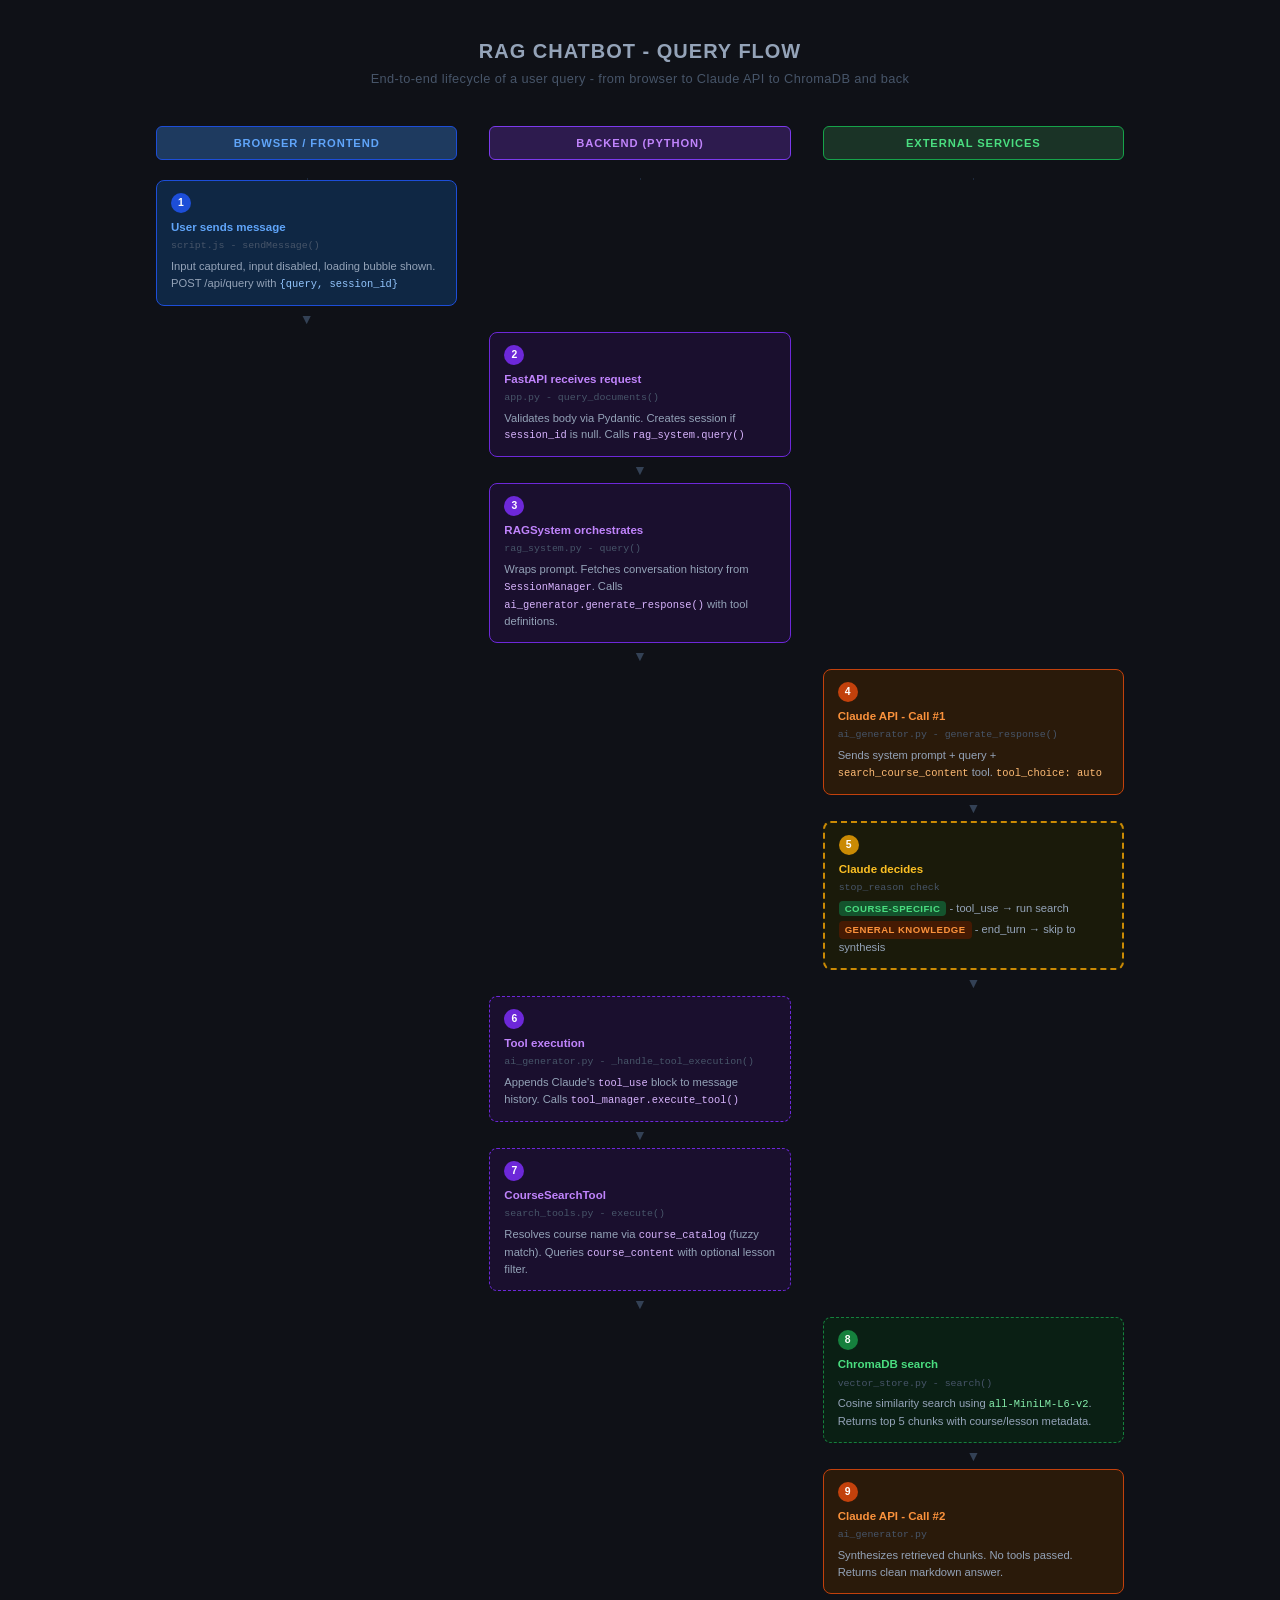
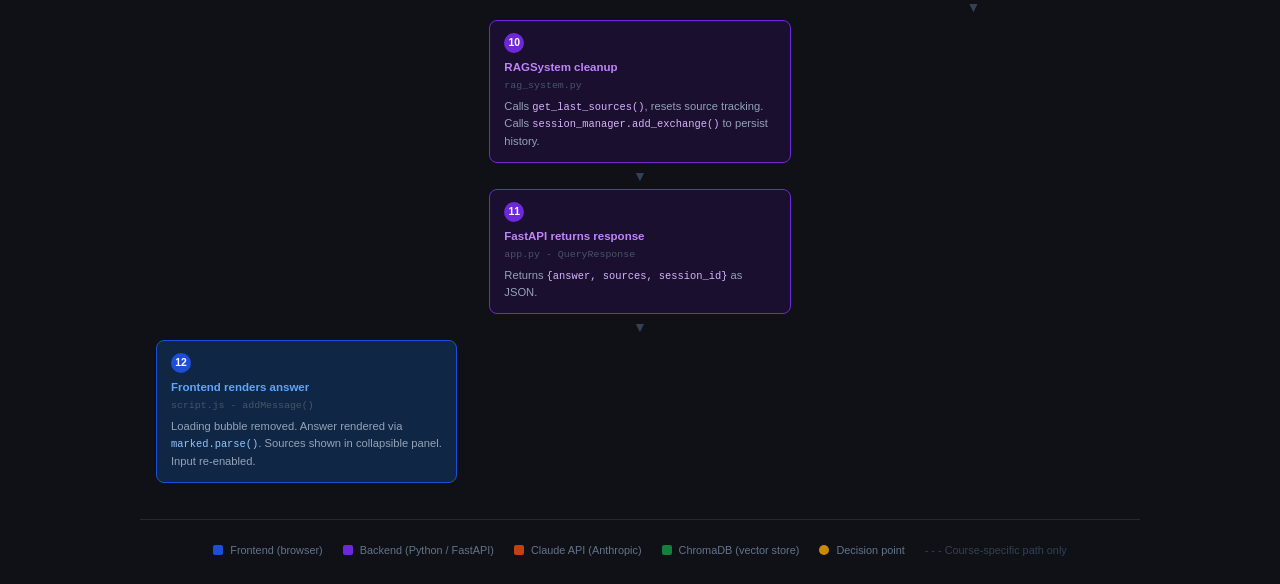
<file: query-flow.html>
<!DOCTYPE html>
<html lang="en">
<head>
<meta charset="UTF-8">
<meta name="viewport" content="width=device-width, initial-scale=1.0">
<title>RAG Chatbot - Query Flow</title>
<style>
  * { box-sizing: border-box; margin: 0; padding: 0; }

  body {
    font-family: 'Inter', 'Segoe UI', sans-serif;
    background: #0f1117;
    color: #e2e8f0;
    min-height: 100vh;
    padding: 40px 24px;
  }

  h1 {
    text-align: center;
    font-size: 1.25rem;
    font-weight: 600;
    letter-spacing: 0.05em;
    text-transform: uppercase;
    color: #94a3b8;
    margin-bottom: 8px;
  }

  .subtitle {
    text-align: center;
    font-size: 0.8rem;
    color: #475569;
    margin-bottom: 40px;
    letter-spacing: 0.03em;
  }

  /* Swimlane container */
  .swimlanes {
    display: grid;
    grid-template-columns: 1fr 1fr 1fr;
    gap: 0;
    max-width: 1000px;
    margin: 0 auto;
    position: relative;
  }

  .lane {
    display: flex;
    flex-direction: column;
    align-items: center;
    padding: 0 16px;
    position: relative;
  }

  .lane-header {
    width: 100%;
    text-align: center;
    padding: 10px 12px;
    border-radius: 6px;
    font-size: 0.7rem;
    font-weight: 700;
    letter-spacing: 0.08em;
    text-transform: uppercase;
    margin-bottom: 20px;
  }

  .lane-header.frontend { background: #1e3a5f; color: #60a5fa; border: 1px solid #1d4ed8; }
  .lane-header.backend  { background: #2d1b4e; color: #c084fc; border: 1px solid #7c3aed; }
  .lane-header.external { background: #1a3326; color: #4ade80; border: 1px solid #16a34a; }

  /* Vertical spine line per lane */
  .lane::before {
    content: '';
    position: absolute;
    top: 52px;
    bottom: 0;
    left: 50%;
    width: 1px;
    background: #1e293b;
    z-index: 0;
  }

  /* Step cards */
  .step {
    position: relative;
    z-index: 1;
    width: 100%;
    border-radius: 8px;
    padding: 12px 14px;
    margin-bottom: 0;
    font-size: 0.75rem;
    line-height: 1.5;
    border: 1px solid transparent;
    cursor: default;
    transition: transform 0.15s, box-shadow 0.15s;
  }

  .step:hover {
    transform: translateY(-2px);
    box-shadow: 0 8px 24px rgba(0,0,0,0.4);
  }

  .step.frontend {
    background: #0f2744;
    border-color: #1d4ed8;
  }
  .step.backend {
    background: #1a0f2e;
    border-color: #6d28d9;
  }
  .step.claude {
    background: #2a1a0a;
    border-color: #c2410c;
  }
  .step.chromadb {
    background: #0a1f14;
    border-color: #15803d;
  }
  .step.decision {
    background: #1a1a0a;
    border-color: #ca8a04;
    border-style: dashed;
    border-width: 2px;
  }

  .step-num {
    display: inline-block;
    width: 20px;
    height: 20px;
    border-radius: 50%;
    font-size: 0.65rem;
    font-weight: 700;
    text-align: center;
    line-height: 20px;
    margin-bottom: 6px;
  }

  .step.frontend .step-num  { background: #1d4ed8; color: #fff; }
  .step.backend .step-num   { background: #6d28d9; color: #fff; }
  .step.claude .step-num    { background: #c2410c; color: #fff; }
  .step.chromadb .step-num  { background: #15803d; color: #fff; }
  .step.decision .step-num  { background: #ca8a04; color: #fff; }

  .step-title {
    font-weight: 700;
    font-size: 0.72rem;
    margin-bottom: 3px;
    display: block;
  }

  .step.frontend .step-title  { color: #60a5fa; }
  .step.backend .step-title   { color: #c084fc; }
  .step.claude .step-title    { color: #fb923c; }
  .step.chromadb .step-title  { color: #4ade80; }
  .step.decision .step-title  { color: #fbbf24; }

  .step-file {
    font-size: 0.62rem;
    font-family: 'JetBrains Mono', 'Courier New', monospace;
    color: #475569;
    margin-bottom: 4px;
  }

  .step-desc {
    color: #94a3b8;
    font-size: 0.7rem;
  }

  /* Spacer rows to align steps across lanes */
  .spacer {
    width: 100%;
    position: relative;
    z-index: 1;
  }

  /* Arrows between steps */
  .arrow-down {
    width: 100%;
    display: flex;
    justify-content: center;
    align-items: center;
    position: relative;
    z-index: 1;
    padding: 4px 0;
  }

  .arrow-down svg {
    display: block;
  }

  /* Cross-lane arrow (horizontal) */
  .cross-arrow {
    position: relative;
    z-index: 2;
    display: flex;
    align-items: center;
    justify-content: center;
    padding: 3px 0;
  }

  /* Row wrapper for horizontal alignment */
  .row {
    display: contents;
  }

  /* Grid row spacer */
  .grid-row {
    display: grid;
    grid-template-columns: 1fr 1fr 1fr;
    gap: 0;
    max-width: 1000px;
    margin: 0 auto;
    position: relative;
  }

  .grid-row .cell {
    display: flex;
    flex-direction: column;
    align-items: center;
    padding: 0 16px;
  }

  /* Connector arrows within grid rows */
  .v-arrow {
    display: flex;
    justify-content: center;
    padding: 5px 0;
    color: #334155;
    font-size: 14px;
  }

  .h-connector {
    position: absolute;
    top: 50%;
    height: 1px;
    background: #334155;
    z-index: 0;
  }

  /* Decision branch labels */
  .branch-label {
    font-size: 0.6rem;
    font-weight: 600;
    letter-spacing: 0.05em;
    padding: 2px 6px;
    border-radius: 4px;
    text-transform: uppercase;
  }

  .branch-yes { background: #14532d; color: #4ade80; }
  .branch-no  { background: #451a03; color: #fb923c; }

  /* Legend */
  .legend {
    display: flex;
    gap: 20px;
    justify-content: center;
    flex-wrap: wrap;
    margin-top: 36px;
    padding-top: 24px;
    border-top: 1px solid #1e293b;
    max-width: 1000px;
    margin-left: auto;
    margin-right: auto;
  }

  .legend-item {
    display: flex;
    align-items: center;
    gap: 7px;
    font-size: 0.68rem;
    color: #64748b;
  }

  .legend-dot {
    width: 10px;
    height: 10px;
    border-radius: 2px;
  }
</style>
</head>
<body>

<h1>RAG Chatbot - Query Flow</h1>
<p class="subtitle">End-to-end lifecycle of a user query - from browser to Claude API to ChromaDB and back</p>

<!-- Lane headers -->
<div class="swimlanes" style="margin-bottom:0;">
  <div class="lane" style="padding-bottom:0;">
    <div class="lane-header frontend">Browser / Frontend</div>
  </div>
  <div class="lane" style="padding-bottom:0;">
    <div class="lane-header backend">Backend (Python)</div>
  </div>
  <div class="lane" style="padding-bottom:0;">
    <div class="lane-header external">External Services</div>
  </div>
</div>

<!-- Step rows -->

<!-- Row 1: User sends message (Frontend) -->
<div class="grid-row">
  <div class="cell">
    <div class="step frontend" style="width:100%;">
      <div class="step-num">1</div>
      <span class="step-title">User sends message</span>
      <div class="step-file">script.js - sendMessage()</div>
      <div class="step-desc">Input captured, input disabled, loading bubble shown. POST /api/query with <code style="color:#93c5fd;font-size:0.65rem;">{query, session_id}</code></div>
    </div>
    <div class="v-arrow">▼</div>
  </div>
  <div class="cell"></div>
  <div class="cell"></div>
</div>

<!-- Row 2: FastAPI receives (Backend) -->
<div class="grid-row">
  <div class="cell"></div>
  <div class="cell">
    <div class="step backend" style="width:100%;">
      <div class="step-num">2</div>
      <span class="step-title">FastAPI receives request</span>
      <div class="step-file">app.py - query_documents()</div>
      <div class="step-desc">Validates body via Pydantic. Creates session if <code style="color:#d8b4fe;font-size:0.65rem;">session_id</code> is null. Calls <code style="color:#d8b4fe;font-size:0.65rem;">rag_system.query()</code></div>
    </div>
    <div class="v-arrow">▼</div>
  </div>
  <div class="cell"></div>
</div>

<!-- Row 3: RAGSystem (Backend) -->
<div class="grid-row">
  <div class="cell"></div>
  <div class="cell">
    <div class="step backend" style="width:100%;">
      <div class="step-num">3</div>
      <span class="step-title">RAGSystem orchestrates</span>
      <div class="step-file">rag_system.py - query()</div>
      <div class="step-desc">Wraps prompt. Fetches conversation history from <code style="color:#d8b4fe;font-size:0.65rem;">SessionManager</code>. Calls <code style="color:#d8b4fe;font-size:0.65rem;">ai_generator.generate_response()</code> with tool definitions.</div>
    </div>
    <div class="v-arrow">▼</div>
  </div>
  <div class="cell"></div>
</div>

<!-- Row 4: Claude API Call #1 (External) -->
<div class="grid-row">
  <div class="cell"></div>
  <div class="cell"></div>
  <div class="cell">
    <div class="step claude" style="width:100%;">
      <div class="step-num">4</div>
      <span class="step-title">Claude API - Call #1</span>
      <div class="step-file">ai_generator.py - generate_response()</div>
      <div class="step-desc">Sends system prompt + query + <code style="color:#fdba74;font-size:0.65rem;">search_course_content</code> tool. <code style="color:#fdba74;font-size:0.65rem;">tool_choice: auto</code></div>
    </div>
    <div class="v-arrow">▼</div>
  </div>
</div>

<!-- Row 5: Decision (External) -->
<div class="grid-row">
  <div class="cell"></div>
  <div class="cell"></div>
  <div class="cell">
    <div class="step decision" style="width:100%;">
      <div class="step-num">5</div>
      <span class="step-title">Claude decides</span>
      <div class="step-file">stop_reason check</div>
      <div class="step-desc">
        <span class="branch-label branch-yes">Course-specific</span> - tool_use → run search<br>
        <span class="branch-label branch-no" style="margin-top:4px;display:inline-block;">General knowledge</span> - end_turn → skip to synthesis
      </div>
    </div>
    <div class="v-arrow">▼</div>
  </div>
</div>

<!-- Row 6: Tool Execution (Backend) - only on course-specific path -->
<div class="grid-row">
  <div class="cell"></div>
  <div class="cell">
    <div class="step backend" style="width:100%;border-style:dashed;">
      <div class="step-num">6</div>
      <span class="step-title">Tool execution</span>
      <div class="step-file">ai_generator.py - _handle_tool_execution()</div>
      <div class="step-desc">Appends Claude's <code style="color:#d8b4fe;font-size:0.65rem;">tool_use</code> block to message history. Calls <code style="color:#d8b4fe;font-size:0.65rem;">tool_manager.execute_tool()</code></div>
    </div>
    <div class="v-arrow">▼</div>
  </div>
  <div class="cell"></div>
</div>

<!-- Row 7: CourseSearchTool (Backend) -->
<div class="grid-row">
  <div class="cell"></div>
  <div class="cell">
    <div class="step backend" style="width:100%;border-style:dashed;">
      <div class="step-num">7</div>
      <span class="step-title">CourseSearchTool</span>
      <div class="step-file">search_tools.py - execute()</div>
      <div class="step-desc">Resolves course name via <code style="color:#d8b4fe;font-size:0.65rem;">course_catalog</code> (fuzzy match). Queries <code style="color:#d8b4fe;font-size:0.65rem;">course_content</code> with optional lesson filter.</div>
    </div>
    <div class="v-arrow">▼</div>
  </div>
  <div class="cell"></div>
</div>

<!-- Row 8: ChromaDB (External) -->
<div class="grid-row">
  <div class="cell"></div>
  <div class="cell"></div>
  <div class="cell">
    <div class="step chromadb" style="width:100%;border-style:dashed;">
      <div class="step-num">8</div>
      <span class="step-title">ChromaDB search</span>
      <div class="step-file">vector_store.py - search()</div>
      <div class="step-desc">Cosine similarity search using <code style="color:#86efac;font-size:0.65rem;">all-MiniLM-L6-v2</code>. Returns top 5 chunks with course/lesson metadata.</div>
    </div>
    <div class="v-arrow">▼</div>
  </div>
</div>

<!-- Row 9: Claude API Call #2 (External) -->
<div class="grid-row">
  <div class="cell"></div>
  <div class="cell"></div>
  <div class="cell">
    <div class="step claude" style="width:100%;">
      <div class="step-num">9</div>
      <span class="step-title">Claude API - Call #2</span>
      <div class="step-file">ai_generator.py</div>
      <div class="step-desc">Synthesizes retrieved chunks. No tools passed. Returns clean markdown answer.</div>
    </div>
    <div class="v-arrow">▼</div>
  </div>
</div>

<!-- Row 10: RAGSystem cleanup (Backend) -->
<div class="grid-row">
  <div class="cell"></div>
  <div class="cell">
    <div class="step backend" style="width:100%;">
      <div class="step-num">10</div>
      <span class="step-title">RAGSystem cleanup</span>
      <div class="step-file">rag_system.py</div>
      <div class="step-desc">Calls <code style="color:#d8b4fe;font-size:0.65rem;">get_last_sources()</code>, resets source tracking. Calls <code style="color:#d8b4fe;font-size:0.65rem;">session_manager.add_exchange()</code> to persist history.</div>
    </div>
    <div class="v-arrow">▼</div>
  </div>
  <div class="cell"></div>
</div>

<!-- Row 11: FastAPI returns JSON (Backend) -->
<div class="grid-row">
  <div class="cell"></div>
  <div class="cell">
    <div class="step backend" style="width:100%;">
      <div class="step-num">11</div>
      <span class="step-title">FastAPI returns response</span>
      <div class="step-file">app.py - QueryResponse</div>
      <div class="step-desc">Returns <code style="color:#d8b4fe;font-size:0.65rem;">{answer, sources, session_id}</code> as JSON.</div>
    </div>
    <div class="v-arrow">▼</div>
  </div>
  <div class="cell"></div>
</div>

<!-- Row 12: Frontend renders (Frontend) -->
<div class="grid-row">
  <div class="cell">
    <div class="step frontend" style="width:100%;">
      <div class="step-num">12</div>
      <span class="step-title">Frontend renders answer</span>
      <div class="step-file">script.js - addMessage()</div>
      <div class="step-desc">Loading bubble removed. Answer rendered via <code style="color:#93c5fd;font-size:0.65rem;">marked.parse()</code>. Sources shown in collapsible panel. Input re-enabled.</div>
    </div>
  </div>
  <div class="cell"></div>
  <div class="cell"></div>
</div>

<!-- Legend -->
<div class="legend">
  <div class="legend-item"><div class="legend-dot" style="background:#1d4ed8;"></div> Frontend (browser)</div>
  <div class="legend-item"><div class="legend-dot" style="background:#6d28d9;"></div> Backend (Python / FastAPI)</div>
  <div class="legend-item"><div class="legend-dot" style="background:#c2410c;"></div> Claude API (Anthropic)</div>
  <div class="legend-item"><div class="legend-dot" style="background:#15803d;"></div> ChromaDB (vector store)</div>
  <div class="legend-item"><div class="legend-dot" style="background:#ca8a04;border-radius:50%;"></div> Decision point</div>
  <div class="legend-item" style="color:#334155;">- - - Course-specific path only</div>
</div>

</body>
</html>
</file>
